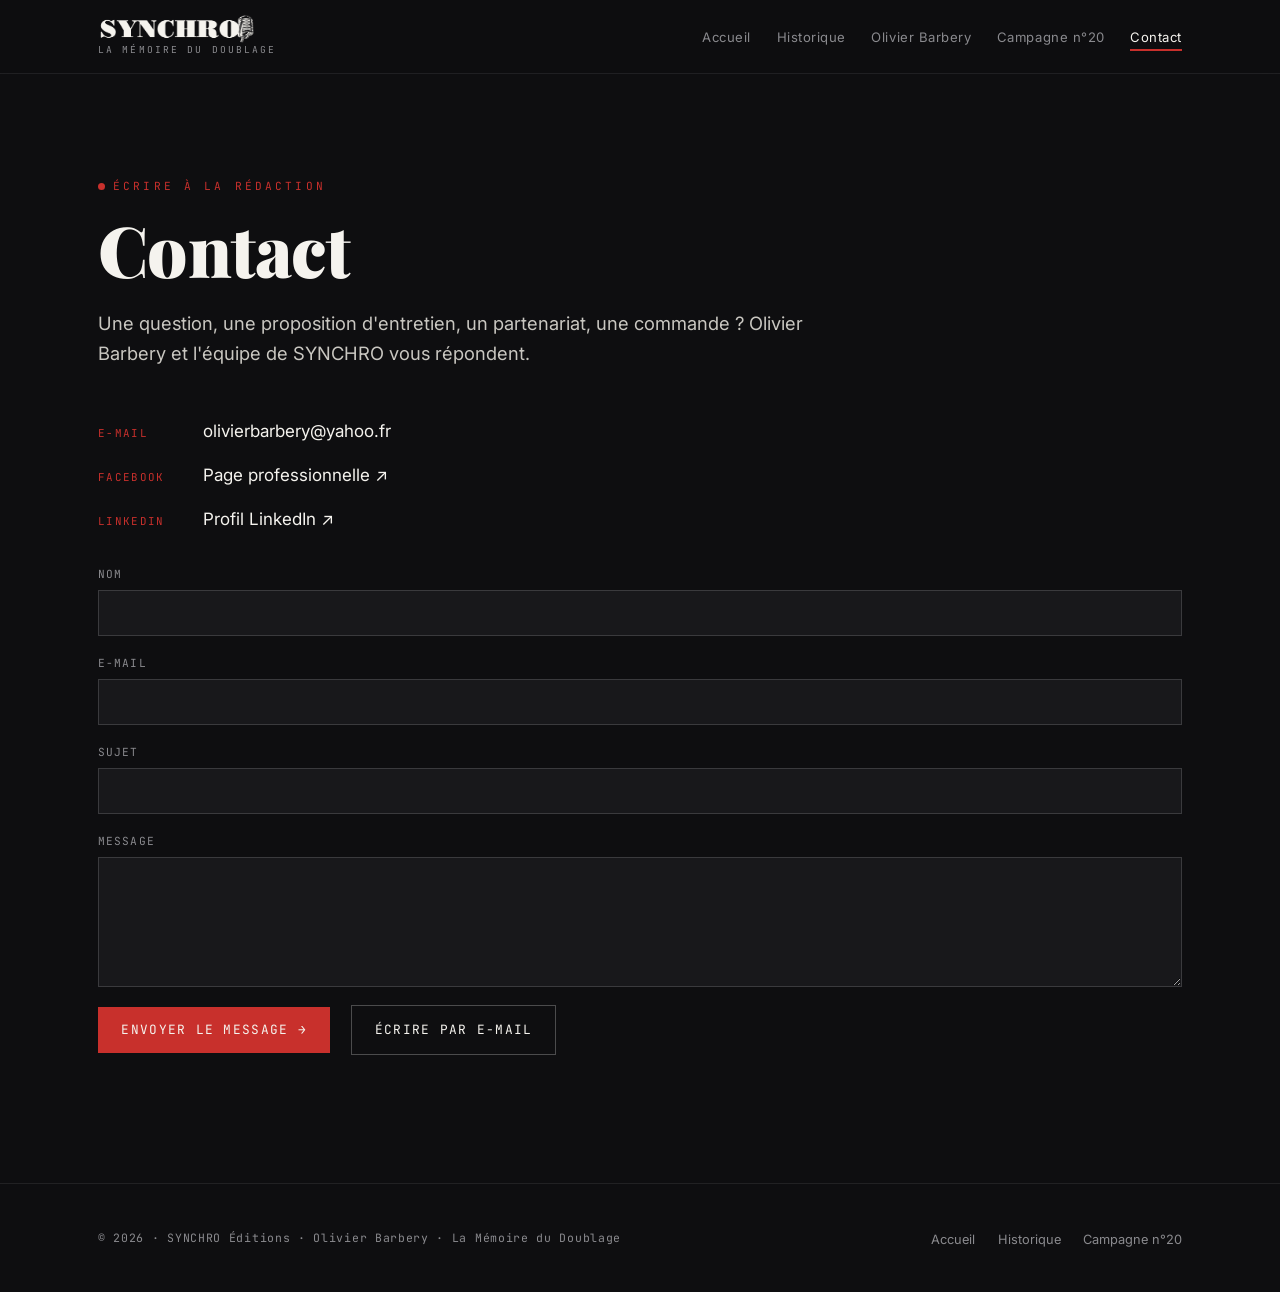
<file: contact.html>
<!DOCTYPE html>
<html lang="fr">
<head>
  <meta charset="UTF-8" />
  <meta name="viewport" content="width=device-width, initial-scale=1.0" />
  <title>Contact — SYNCHRO | Olivier Barbery</title>
  <meta name="description" content="Contacter SYNCHRO et Olivier Barbery : téléphone, réseaux professionnels et formulaire de contact." />
  <style>
/* ============================================================
   SYNCHRO — La Mémoire du Doublage
   Feuille de style partagée
   Direction artistique : studio de doublage / cabine d'enregistrement
   Palette : noir studio, papier crème, gris cabine, voyant "ON AIR"
   ============================================================ */

/* ---- Polices (Google Fonts, dépendance optionnelle) ---- */
@import url('https://fonts.googleapis.com/css2?family=Playfair+Display:ital,wght@0,500;0,700;0,900;1,500&family=Inter:wght@300;400;500;600&family=JetBrains+Mono:wght@400;500&display=swap');

/* ---- Variables de la charte graphique ---- */
:root {
  --noir:        #0E0E10;  /* noir studio, fond cabine            */
  --noir-soft:   #18181B;  /* surfaces surélevées                 */
  --papier:      #F5F3EE;  /* blanc cassé, papier du MOOK         */
  --gris:        #8A8A8E;  /* gris cabine, texte secondaire       */
  --gris-clair:  #C9C7C1;  /* séparateurs sur fond clair          */
  --onair:       #C8302C;  /* voyant rouge "ON AIR" — accent unique */

  --serif:  'Playfair Display', Georgia, serif;
  --sans:   'Inter', -apple-system, BlinkMacSystemFont, sans-serif;
  --mono:   'JetBrains Mono', 'Courier New', monospace;

  --max:    1180px;
  --gut:    clamp(1.25rem, 4vw, 3rem);
}

/* ---- Reset minimal ---- */
*, *::before, *::after { box-sizing: border-box; margin: 0; padding: 0; }

html { scroll-behavior: smooth; -webkit-text-size-adjust: 100%; }

body {
  font-family: var(--sans);
  font-weight: 400;
  color: var(--papier);
  background: var(--noir);
  line-height: 1.65;
  font-size: 17px;
  text-rendering: optimizeLegibility;
  -webkit-font-smoothing: antialiased;
}

img { max-width: 100%; display: block; }
a { color: inherit; text-decoration: none; }

/* ============================================================
   EN-TÊTE / NAVIGATION
   ============================================================ */
.site-header {
  position: sticky;
  top: 0;
  z-index: 50;
  background: rgba(14, 14, 16, 0.92);
  backdrop-filter: blur(10px);
  border-bottom: 1px solid rgba(255, 255, 255, 0.08);
}

.nav {
  max-width: var(--max);
  margin: 0 auto;
  padding: 0.9rem var(--gut);
  display: flex;
  align-items: center;
  justify-content: space-between;
  gap: 1rem;
}

/* Logo : SYNCHRO + voyant micro */
.brand {
  display: flex;
  align-items: center;
  gap: 0.6rem;
  flex-shrink: 0;
}
.brand-mark {
  font-family: var(--serif);
  font-weight: 900;
  font-size: 1.5rem;
  letter-spacing: 0.06em;
  color: var(--papier);
}
.brand-logo {
  /* nouveau logo image — hauteur calée sur l'ancien lettrage */
  height: 30px;
  width: auto;
  display: block;
}
.brand-mark .on {
  /* point rouge = voyant micro ouvert */
  color: var(--onair);
}
.brand-sub {
  font-family: var(--mono);
  font-size: 0.6rem;
  letter-spacing: 0.22em;
  text-transform: uppercase;
  color: var(--gris);
  display: block;
  margin-top: -2px;
}

.nav-links {
  display: flex;
  align-items: center;
  gap: 1.6rem;
  list-style: none;
  flex-wrap: wrap;
}
.nav-links a {
  font-size: 0.82rem;
  letter-spacing: 0.04em;
  color: var(--gris);
  transition: color 0.2s ease;
  position: relative;
  padding: 0.2rem 0;
}
.nav-links a:hover,
.nav-links a:focus-visible,
.nav-links a[aria-current="page"] {
  color: var(--papier);
}
.nav-links a[aria-current="page"]::after {
  content: "";
  position: absolute;
  left: 0; right: 0; bottom: -3px;
  height: 2px;
  background: var(--onair);
}

/* Bouton menu mobile (case à cocher CSS, aucune dépendance JS) */
.nav-toggle { display: none; }
.nav-burger {
  display: none;
  cursor: pointer;
  font-family: var(--mono);
  font-size: 0.75rem;
  letter-spacing: 0.12em;
  color: var(--papier);
  border: 1px solid rgba(255,255,255,0.2);
  padding: 0.4rem 0.7rem;
}

/* ============================================================
   STRUCTURE GÉNÉRALE
   ============================================================ */
.wrap { max-width: var(--max); margin: 0 auto; padding: 0 var(--gut); }

section { padding: clamp(3rem, 8vw, 6rem) 0; }

/* Surtitre signalétique (eyebrow) */
.eyebrow {
  font-family: var(--mono);
  font-size: 0.7rem;
  letter-spacing: 0.28em;
  text-transform: uppercase;
  color: var(--onair);
  display: inline-flex;
  align-items: center;
  gap: 0.5rem;
  margin-bottom: 1rem;
}
.eyebrow::before {
  content: "";
  width: 7px; height: 7px;
  border-radius: 50%;
  background: var(--onair);
  box-shadow: 0 0 0 0 rgba(200,48,44,0.6);
  animation: pulse 2.4s infinite;
}
@keyframes pulse {
  0%   { box-shadow: 0 0 0 0 rgba(200,48,44,0.55); }
  70%  { box-shadow: 0 0 0 8px rgba(200,48,44,0); }
  100% { box-shadow: 0 0 0 0 rgba(200,48,44,0); }
}

h1, h2, h3 { font-family: var(--serif); font-weight: 700; line-height: 1.1; }
h1 { font-size: clamp(2.4rem, 6vw, 4.4rem); font-weight: 900; letter-spacing: -0.01em; }
h2 { font-size: clamp(1.8rem, 4vw, 2.8rem); }
h3 { font-size: 1.3rem; }

.lead { font-size: 1.15rem; color: var(--gris-clair); max-width: 60ch; }
p + p { margin-top: 1rem; }

/* ============================================================
   HÉRO (page d'accueil)
   ============================================================ */
.hero {
  position: relative;
  padding: clamp(4rem, 10vw, 7rem) 0 clamp(3rem, 6vw, 5rem);
  overflow: hidden;
}
/* Forme d'onde sonore en fond (waveform) */
.hero::after {
  content: "";
  position: absolute;
  inset: 0;
  background-image: repeating-linear-gradient(
    90deg,
    rgba(255,255,255,0.035) 0 2px,
    transparent 2px 9px
  );
  -webkit-mask-image: radial-gradient(ellipse 70% 60% at 50% 50%, #000 30%, transparent 75%);
          mask-image: radial-gradient(ellipse 70% 60% at 50% 50%, #000 30%, transparent 75%);
  pointer-events: none;
}
.hero-grid {
  position: relative;
  z-index: 1;
  display: grid;
  grid-template-columns: 1.15fr 0.85fr;
  gap: clamp(2rem, 5vw, 4rem);
  align-items: center;
}
.hero h1 { margin-bottom: 1.2rem; }
.hero h1 em { font-style: italic; color: var(--gris-clair); font-weight: 500; }
.hero-cta { margin-top: 2rem; display: flex; gap: 1rem; flex-wrap: wrap; }

/* ============================================================
   BOUTONS
   ============================================================ */
.btn {
  display: inline-flex;
  align-items: center;
  gap: 0.55rem;
  font-family: var(--mono);
  font-size: 0.8rem;
  letter-spacing: 0.1em;
  text-transform: uppercase;
  padding: 0.85rem 1.4rem;
  border: 1px solid transparent;
  transition: all 0.2s ease;
  cursor: pointer;
}
.btn-primary { background: var(--onair); color: var(--papier); }
.btn-primary:hover, .btn-primary:focus-visible {
  background: #a8211d; transform: translateY(-2px);
}
.btn-ghost { border-color: rgba(255,255,255,0.25); color: var(--papier); }
.btn-ghost:hover, .btn-ghost:focus-visible { border-color: var(--papier); }

/* ============================================================
   PLACEHOLDER VISUEL "COUVERTURE / PORTRAIT"
   (cabine sombre + voyant — aucune image externe requise)
   ============================================================ */
.ph {
  position: relative;
  background:
    radial-gradient(120% 80% at 50% 0%, #26262b 0%, #131316 55%, #0c0c0e 100%);
  border: 1px solid rgba(255,255,255,0.08);
  display: flex;
  align-items: center;
  justify-content: center;
  text-align: center;
  overflow: hidden;
  color: var(--gris);
}
.ph::before { /* lignes de waveform discrètes */
  content: "";
  position: absolute; left: 0; right: 0; bottom: 0; height: 40%;
  background: repeating-linear-gradient(90deg,
    rgba(255,255,255,0.06) 0 2px, transparent 2px 7px);
  -webkit-mask-image: linear-gradient(transparent, #000);
          mask-image: linear-gradient(transparent, #000);
}
.ph-label {
  position: relative;
  z-index: 1;
  font-family: var(--mono);
  font-size: 0.7rem;
  letter-spacing: 0.18em;
  text-transform: uppercase;
  padding: 1rem;
}
.ph-cover { aspect-ratio: 3 / 4; }
.ph-cover .ph-title {
  font-family: var(--serif);
  font-weight: 900;
  font-size: 1.6rem;
  letter-spacing: 0.08em;
  color: var(--papier);
}

/* Couverture hero stylisée */
.cover-hero {
  aspect-ratio: 3 / 4;
  width: 100%;
  max-width: 360px;
  margin: 0 auto;
  box-shadow: 0 30px 70px rgba(0,0,0,0.6);
  display: flex;
  flex-direction: column;
  justify-content: space-between;
  padding: 1.5rem;
  background:
    radial-gradient(130% 70% at 50% 18%, #2c2c31 0%, #161619 60%, #0d0d0f 100%);
  border: 1px solid rgba(255,255,255,0.1);
}
.cover-hero .ch-top {
  display: flex; justify-content: space-between; align-items: flex-start;
  font-family: var(--serif); font-weight: 900; letter-spacing: 0.06em;
  font-size: 1.5rem;
}
.cover-hero .ch-num { font-family: var(--mono); font-size: 0.7rem; color: var(--onair); }
.cover-hero .ch-bottom { text-align: center; }
.cover-hero .ch-name {
  font-family: var(--serif); font-style: italic; font-size: 1.8rem; color: var(--papier);
}
.cover-hero .ch-tag { font-family: var(--mono); font-size: 0.62rem; letter-spacing: 0.2em; color: var(--gris); text-transform: uppercase; }

/* ============================================================
   SECTIONS SUR FOND CLAIR
   ============================================================ */
.invert { background: var(--papier); color: var(--noir); }
.invert h1, .invert h2, .invert h3 { color: var(--noir); }
.invert .lead { color: #44444a; }
.invert .eyebrow { color: var(--onair); }

/* ============================================================
   GRILLE DES NUMÉROS (historique)
   ============================================================ */
.issues {
  display: grid;
  grid-template-columns: repeat(auto-fill, minmax(230px, 1fr));
  gap: 1.6rem;
}
.issue {
  background: var(--noir-soft);
  border: 1px solid rgba(255,255,255,0.07);
  transition: transform 0.2s ease, border-color 0.2s ease;
  display: flex; flex-direction: column;
}
.issue:hover { transform: translateY(-4px); border-color: rgba(200,48,44,0.5); }
.issue .ph-cover { border: none; border-bottom: 1px solid rgba(255,255,255,0.07); }
.issue-body { padding: 1.1rem 1.2rem 1.3rem; flex: 1; display: flex; flex-direction: column; }
.issue-meta {
  font-family: var(--mono); font-size: 0.68rem; letter-spacing: 0.1em;
  color: var(--onair); text-transform: uppercase; margin-bottom: 0.4rem;
}
.issue-title { font-family: var(--serif); font-size: 1.25rem; font-weight: 700; margin-bottom: 0.5rem; }
.issue-pitch { font-size: 0.9rem; color: var(--gris-clair); flex: 1; }
.issue-link {
  font-family: var(--mono); font-size: 0.72rem; letter-spacing: 0.08em;
  color: var(--gris); margin-top: 1rem; display: inline-flex; align-items: center; gap: 0.4rem;
  text-transform: uppercase;
}
.issue-link:hover { color: var(--onair); }

/* ============================================================
   PORTRAIT / FICHE PERSONNE
   ============================================================ */
.profile {
  display: grid;
  grid-template-columns: 0.85fr 1.15fr;
  gap: clamp(2rem, 5vw, 4rem);
  align-items: start;
}
.profile .ph { aspect-ratio: 4 / 5; }
.profile-name { margin-bottom: 0.3rem; }
.profile-role {
  font-family: var(--mono); font-size: 0.78rem; letter-spacing: 0.12em;
  text-transform: uppercase; color: var(--onair); margin-bottom: 1.5rem;
}

/* Encart Saona */
.spotlight {
  display: grid;
  grid-template-columns: 240px 1fr;   /* colonne photo à largeur fixe, maîtrisée */
  gap: clamp(1.5rem, 4vw, 3rem);
  align-items: center;
  background: var(--noir-soft);
  border: 1px solid rgba(255,255,255,0.08);
  border-left: 3px solid var(--onair);
  padding: clamp(1.5rem, 4vw, 2.5rem);
}
.spotlight .ph {
  aspect-ratio: 3 / 4;
  width: 100%;
  max-width: 240px;       /* la photo ne dépasse jamais cette largeur */
  max-height: 340px;      /* ni cette hauteur */
  margin: 0 auto;
}

/* ============================================================
   CAMPAGNE — barre de progression
   ============================================================ */
.campaign {
  display: grid;
  grid-template-columns: 0.85fr 1.15fr;
  gap: clamp(2rem, 5vw, 4rem);
  align-items: center;
}
.stats { display: flex; gap: 2rem; flex-wrap: wrap; margin: 1.8rem 0; }
.stat .num { font-family: var(--serif); font-size: 2.2rem; font-weight: 900; color: var(--papier); }
.stat .lbl { font-family: var(--mono); font-size: 0.66rem; letter-spacing: 0.14em; text-transform: uppercase; color: var(--gris); }
.progress {
  height: 8px; background: rgba(255,255,255,0.1); border-radius: 4px; overflow: hidden; margin: 1.5rem 0 0.6rem;
}
.progress > span { display: block; height: 100%; width: 0; background: var(--onair); transition: width 0.8s ease; }
.progress-note { font-family: var(--mono); font-size: 0.72rem; color: var(--gris); letter-spacing: 0.06em; }

/* ============================================================
   CONTACT
   ============================================================ */
.contact-grid { display: grid; grid-template-columns: 0.8fr 1.2fr; gap: clamp(2rem, 5vw, 4rem); align-items: start; }
.contact-grid .ph { aspect-ratio: 4 / 5; }
.contact-info { list-style: none; display: flex; flex-direction: column; gap: 1rem; margin-bottom: 2rem; }
.contact-info li { display: flex; gap: 0.8rem; align-items: baseline; }
.contact-info .k {
  font-family: var(--mono); font-size: 0.68rem; letter-spacing: 0.12em; text-transform: uppercase;
  color: var(--onair); min-width: 92px;
}
.contact-info a:hover { color: var(--onair); }

form { display: grid; gap: 1.1rem; }
.field { display: grid; gap: 0.4rem; }
.field label { font-family: var(--mono); font-size: 0.7rem; letter-spacing: 0.1em; text-transform: uppercase; color: var(--gris); }
.field input, .field textarea {
  background: var(--noir-soft);
  border: 1px solid rgba(255,255,255,0.15);
  color: var(--papier);
  font-family: var(--sans); font-size: 0.95rem;
  padding: 0.8rem 0.9rem;
}
.field input:focus, .field textarea:focus { outline: 2px solid var(--onair); outline-offset: 1px; border-color: transparent; }
.field textarea { resize: vertical; min-height: 130px; }

/* ============================================================
   PIED DE PAGE
   ============================================================ */
.site-footer {
  border-top: 1px solid rgba(255,255,255,0.08);
  padding: 2.5rem 0;
  margin-top: 2rem;
}
.footer-grid { display: flex; justify-content: space-between; align-items: center; flex-wrap: wrap; gap: 1rem; }
.footer-grid p { font-family: var(--mono); font-size: 0.72rem; letter-spacing: 0.06em; color: var(--gris); }
.footer-links { display: flex; gap: 1.4rem; list-style: none; }
.footer-links a { font-size: 0.8rem; color: var(--gris); }
.footer-links a:hover { color: var(--papier); }

/* ============================================================
   RESPONSIVE
   ============================================================ */
@media (max-width: 860px) {
  .hero-grid, .profile, .campaign, .contact-grid, .spotlight { grid-template-columns: 1fr; }
  .profile .ph, .contact-grid .ph { max-width: 340px; }
  .spotlight { text-align: center; }
  .spotlight .ph { max-width: 200px; max-height: 280px; }
  .nav-burger { display: inline-block; }
  .nav-links {
    flex-direction: column;
    align-items: flex-start;
    width: 100%;
    gap: 0.6rem;
    max-height: 0;
    overflow: hidden;
    transition: max-height 0.3s ease, padding 0.3s ease;
    padding: 0;
  }
  .nav-toggle:checked ~ .nav-links { max-height: 360px; padding-top: 1rem; }
  .nav { flex-wrap: wrap; }
}

/* ---- Accessibilité : mouvement réduit ---- */
@media (prefers-reduced-motion: reduce) {
  * { animation: none !important; transition: none !important; scroll-behavior: auto !important; }
}

/* ---- Focus visible global ---- */
a:focus-visible, button:focus-visible, input:focus-visible, textarea:focus-visible {
  outline: 2px solid var(--onair); outline-offset: 2px;
}

/* ============================================================
   PHOTOS INTÉGRÉES (remplissent les placeholders proprement)
   ============================================================ */
.ph > img.ph-photo,
.cover-hero img.ph-photo {
  position: absolute;
  inset: 0;
  width: 100%;
  height: 100%;
  object-fit: cover;
  z-index: 0;
}
.ph { position: relative; }
.cover-hero { position: relative; }
/* sur la couverture héro, garder le texte au-dessus de la photo */
.cover-hero .ch-top, .cover-hero .ch-bottom { position: relative; z-index: 1; }
/* léger voile pour lisibilité du texte par-dessus une photo */
.cover-hero.has-photo::after {
  content:""; position:absolute; inset:0; z-index:0;
  background: linear-gradient(to bottom, rgba(0,0,0,.15), rgba(0,0,0,.65));
}

/* ============================================================
   COUVERTURE RÉELLE (image fournie) — cadre + ombre éditoriale
   ============================================================ */
.cover-real {
  width: 100%;
  max-width: 360px;
  margin: 0 auto;
  box-shadow: 0 30px 70px rgba(0,0,0,0.6);
  border: 1px solid rgba(255,255,255,0.1);
  background: var(--noir);
}
.cover-real img {
  width: 100%;
  height: auto;
  display: block;
}

/* ============================================================
   HISTORIQUE — bandeau RUPTURE + sommaire des numéros
   ============================================================ */
.issue { position: relative; overflow: hidden; }
.issue .ph-cover { position: relative; overflow: hidden; }

/* Bandeau rouge en biais dans l'angle haut-droit */
.ribbon {
  position: absolute;
  top: 14px; right: -42px;
  z-index: 3;
  transform: rotate(45deg);
  background: var(--onair);
  color: #fff;
  font-family: var(--mono);
  font-size: 0.62rem;
  font-weight: 700;
  letter-spacing: 0.16em;
  text-transform: uppercase;
  padding: 5px 52px;
  text-align: center;
  box-shadow: 0 4px 12px rgba(0,0,0,0.45);
  pointer-events: none;
}

/* Carte n°20 en campagne : liseré rouge */
.issue.is-campagne { border-color: rgba(200,48,44,0.6); }

/* Sommaire du numéro */
.issue-summary {
  margin-top: 0.7rem;
  padding-top: 0.7rem;
  border-top: 1px solid rgba(255,255,255,0.08);
  list-style: none;
}
.issue-summary li {
  font-size: 0.78rem;
  color: var(--gris-clair);
  line-height: 1.35;
  margin-bottom: 0.3rem;
  padding-left: 0.8rem;
  position: relative;
}
.issue-summary li::before {
  content: "—";
  position: absolute; left: 0;
  color: var(--onair);
}
.issue-summary-label {
  font-family: var(--mono);
  font-size: 0.6rem;
  letter-spacing: 0.12em;
  text-transform: uppercase;
  color: var(--gris);
  display: block;
  margin-bottom: 0.45rem;
}

/* ============================================================
   HISTORIQUE — prix, bouton commander, modale
   ============================================================ */
.issue-buy {
  margin-top: 1rem;
  display: flex;
  align-items: center;
  justify-content: space-between;
  gap: 0.8rem;
  flex-wrap: wrap;
}
.issue-price {
  font-family: var(--serif);
  font-size: 1.35rem;
  font-weight: 700;
  color: var(--papier);
}
.issue-price small {
  font-family: var(--mono);
  font-size: 0.6rem;
  letter-spacing: 0.12em;
  text-transform: uppercase;
  color: var(--gris);
  display: block;
  margin-top: 0.1rem;
  font-weight: 400;
}
.btn-order {
  font-family: var(--mono);
  font-size: 0.72rem;
  letter-spacing: 0.08em;
  text-transform: uppercase;
  color: #fff;
  background: var(--onair);
  border: none;
  padding: 0.6rem 1.1rem;
  cursor: pointer;
  transition: background 0.2s ease, transform 0.15s ease;
}
.btn-order:hover { background: #a8231f; transform: translateY(-2px); }
.issue-status-note {
  font-family: var(--mono);
  font-size: 0.66rem;
  letter-spacing: 0.1em;
  text-transform: uppercase;
  color: var(--gris);
  margin-top: 1rem;
}

/* Modale commande */
.modal-overlay {
  position: fixed;
  inset: 0;
  z-index: 1000;
  background: rgba(5,5,7,0.82);
  backdrop-filter: blur(3px);
  display: none;
  align-items: center;
  justify-content: center;
  padding: 1.5rem;
}
.modal-overlay.is-open { display: flex; }
.modal-box {
  background: var(--noir-soft);
  border: 1px solid rgba(255,255,255,0.12);
  max-width: 520px;
  width: 100%;
  padding: 2.4rem 2.2rem 2rem;
  position: relative;
  box-shadow: 0 40px 90px rgba(0,0,0,0.7);
}
.modal-box .eyebrow { color: var(--onair); }
.modal-title {
  font-family: var(--serif);
  font-size: 1.5rem;
  font-weight: 700;
  margin: 0.5rem 0 1rem;
}
.modal-text {
  font-size: 0.95rem;
  color: var(--gris-clair);
  line-height: 1.6;
  margin-bottom: 1.8rem;
}
.modal-actions { display: flex; gap: 0.8rem; flex-wrap: wrap; }
.modal-cta {
  font-family: var(--mono);
  font-size: 0.74rem;
  letter-spacing: 0.08em;
  text-transform: uppercase;
  color: #fff;
  background: var(--onair);
  border: none;
  padding: 0.8rem 1.4rem;
  cursor: pointer;
  text-decoration: none;
  display: inline-flex;
  align-items: center;
  transition: background 0.2s ease;
}
.modal-cta:hover { background: #a8231f; }
.modal-close {
  position: absolute;
  top: 0.9rem; right: 1.1rem;
  background: none;
  border: none;
  color: var(--gris);
  font-size: 1.6rem;
  line-height: 1;
  cursor: pointer;
  font-family: var(--sans);
}
.modal-close:hover { color: var(--papier); }
.modal-dismiss {
  font-family: var(--mono);
  font-size: 0.74rem;
  letter-spacing: 0.08em;
  text-transform: uppercase;
  color: var(--gris);
  background: none;
  border: 1px solid rgba(255,255,255,0.18);
  padding: 0.8rem 1.4rem;
  cursor: pointer;
}
.modal-dismiss:hover { color: var(--papier); border-color: rgba(255,255,255,0.35); }

/* ============================================================
   VISUELS INVITÉS (cartes carrées doublages emblématiques)
   ============================================================ */
.guest-feature {
  margin: 0;
  max-width: 420px;
  border: 1px solid rgba(255,255,255,0.1);
  box-shadow: 0 30px 70px rgba(0,0,0,0.6);
  background: var(--noir);
  line-height: 0;
}
.guest-feature img {
  width: 100%;
  height: auto;
  display: block;
}

/* Galerie des invités du numéro (page campagne) */
.guests-section { margin-top: 1rem; }
.guests-grid {
  display: grid;
  grid-template-columns: repeat(auto-fit, minmax(240px, 1fr));
  gap: 1.6rem;
  margin-top: 1.8rem;
}
.guest-card {
  background: var(--noir-soft);
  border: 1px solid rgba(255,255,255,0.08);
  overflow: hidden;
  transition: transform 0.2s ease, border-color 0.2s ease;
}
.guest-card:hover { transform: translateY(-4px); border-color: rgba(200,48,44,0.5); }
.guest-card img { width: 100%; height: auto; display: block; }
.guest-card figcaption {
  padding: 1rem 1.1rem 1.2rem;
}
.guest-card .gc-name {
  font-family: var(--serif);
  font-size: 1.15rem;
  font-weight: 700;
  margin-bottom: 0.25rem;
}
.guest-card .gc-role {
  font-size: 0.85rem;
  color: var(--gris-clair);
  line-height: 1.4;
}
.guest-card .gc-tag {
  font-family: var(--mono);
  font-size: 0.62rem;
  letter-spacing: 0.12em;
  text-transform: uppercase;
  color: var(--onair);
  display: block;
  margin-bottom: 0.5rem;
}

</style>
</head>
<body>

  <header class="site-header">
    <nav class="nav" aria-label="Navigation principale">
      <a class="brand" href="index.html" aria-label="Accueil SYNCHRO">
        <span>
          <img class="brand-logo" src="[data-uri]" alt="SYNCHRO" />
          <span class="brand-sub">La Mémoire du Doublage</span>
        </span>
      </a>
      <input type="checkbox" id="nav-toggle" class="nav-toggle" />
      <label for="nav-toggle" class="nav-burger" aria-hidden="true">MENU</label>
      <ul class="nav-links">
        <li><a href="index.html">Accueil</a></li>
        <li><a href="historique.html">Historique</a></li>
        <li><a href="olivier-barbery.html">Olivier Barbery</a></li>
        <li><a href="campagne.html">Campagne&nbsp;n°20</a></li>
        <li><a href="contact.html" aria-current="page">Contact</a></li>
      </ul>
    </nav>
  </header>

  <main>
    <section>
      <div class="wrap">
        <span class="eyebrow">Écrire à la rédaction</span>
        <h1 style="margin-bottom:1.2rem">Contact</h1>
        <p class="lead" style="margin-bottom:3rem">Une question, une proposition d'entretien, un partenariat, une commande&nbsp;? Olivier Barbery et l'équipe de SYNCHRO vous répondent.</p>

        <div class="contact-grid" style="grid-template-columns:1fr;max-width:640px">
          <ul class="contact-info">
              <li><span class="k">E-mail</span><a href="mailto:olivierbarbery@yahoo.fr">olivierbarbery@yahoo.fr</a></li>
              <li><span class="k">Facebook</span><a href="https://www.facebook.com/profile.php?id=100074406142339" target="_blank" rel="noopener">Page professionnelle ↗</a></li>
              <li><span class="k">LinkedIn</span><a href="https://www.linkedin.com/" target="_blank" rel="noopener">Profil LinkedIn ↗</a></li>
            </ul>
          </div>

          <!-- ============ FORMULAIRE DE CONTACT ============ -->
          <!--
            Le formulaire envoie un e-mail vers olivierbarbery@yahoo.fr.
            Sur un site statique (GitHub Pages), on passe par un service de
            relais de formulaire. Ici : Formspree (gratuit pour un usage simple).
            POUR L'ACTIVER : créez un compte sur https://formspree.io avec
            l'adresse olivierbarbery@yahoo.fr, puis remplacez VOTRE_ID_FORMSPREE
            ci-dessous par l'identifiant fourni (ex. action="https://formspree.io/f/xxxxxx").
            Tant que ce n'est pas fait, le bouton de secours « Écrire par e-mail »
            ouvre directement le logiciel de messagerie du visiteur.
          -->
          <form action="https://formspree.io/f/VOTRE_ID_FORMSPREE" method="POST" aria-label="Formulaire de contact">
            <input type="hidden" name="_subject" value="Nouveau message depuis le site SYNCHRO" />
            <div class="field">
              <label for="nom">Nom</label>
              <input type="text" id="nom" name="nom" autocomplete="name" required />
            </div>
            <div class="field">
              <label for="email">E-mail</label>
              <input type="email" id="email" name="email" autocomplete="email" required />
            </div>
            <div class="field">
              <label for="sujet">Sujet</label>
              <input type="text" id="sujet" name="sujet" />
            </div>
            <div class="field">
              <label for="message">Message</label>
              <textarea id="message" name="message" required></textarea>
            </div>
            <div>
              <button type="submit" class="btn btn-primary">Envoyer le message →</button>
              <a class="btn btn-ghost" href="mailto:olivierbarbery@yahoo.fr" style="margin-left:1rem">Écrire par e-mail</a>
            </div>
          </form>
        </div>
      </div>
    </section>
  </main>

  <footer class="site-footer">
    <div class="wrap footer-grid">
      <p>© 2026 · SYNCHRO Éditions · Olivier Barbery · La Mémoire du Doublage</p>
      <ul class="footer-links">
        <li><a href="index.html">Accueil</a></li>
        <li><a href="historique.html">Historique</a></li>
        <li><a href="campagne.html">Campagne n°20</a></li>
      </ul>
    </div>
  </footer>

</body>
</html>
</file>
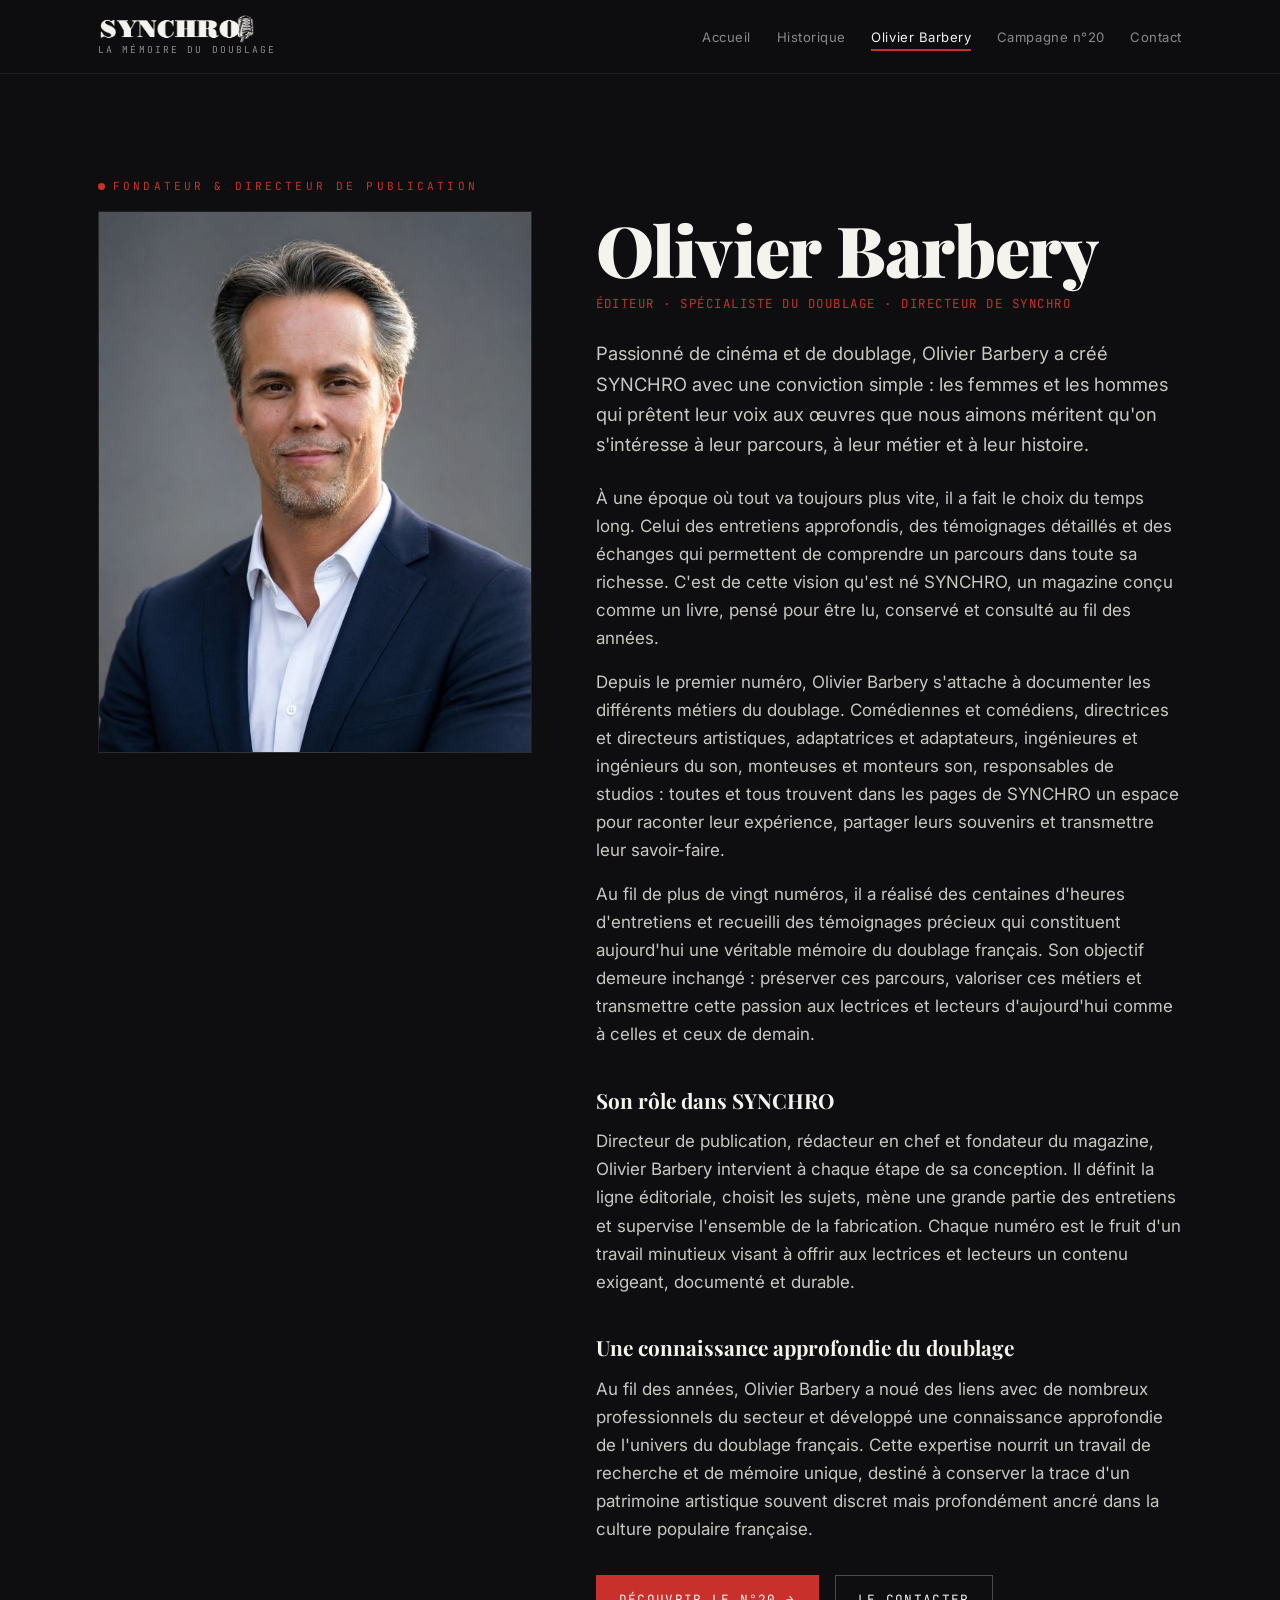
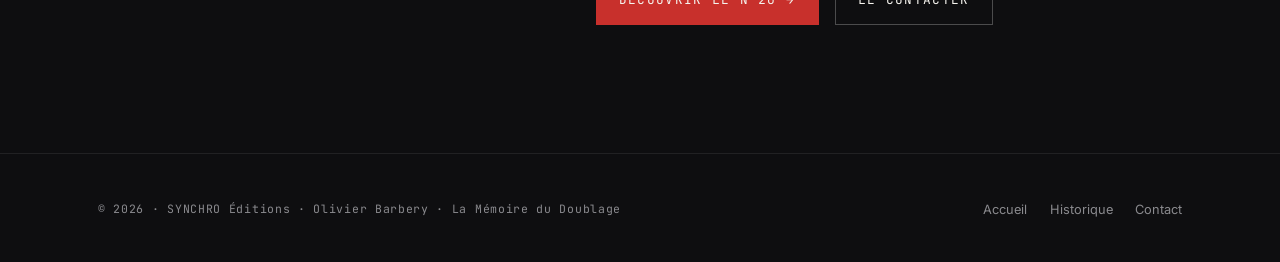
<file: olivier-barbery.html>
<!DOCTYPE html>
<html lang="fr">
<head>
  <meta charset="UTF-8" />
  <meta name="viewport" content="width=device-width, initial-scale=1.0" />
  <title>Olivier Barbery — Éditeur & expert du doublage | SYNCHRO</title>
  <meta name="description" content="Olivier Barbery, fondateur des éditions du même nom et directeur du MOOK SYNCHRO. Éditeur et spécialiste reconnu du doublage en France." />
  <style>
/* ============================================================
   SYNCHRO — La Mémoire du Doublage
   Feuille de style partagée
   Direction artistique : studio de doublage / cabine d'enregistrement
   Palette : noir studio, papier crème, gris cabine, voyant "ON AIR"
   ============================================================ */

/* ---- Polices (Google Fonts, dépendance optionnelle) ---- */
@import url('https://fonts.googleapis.com/css2?family=Playfair+Display:ital,wght@0,500;0,700;0,900;1,500&family=Inter:wght@300;400;500;600&family=JetBrains+Mono:wght@400;500&display=swap');

/* ---- Variables de la charte graphique ---- */
:root {
  --noir:        #0E0E10;  /* noir studio, fond cabine            */
  --noir-soft:   #18181B;  /* surfaces surélevées                 */
  --papier:      #F5F3EE;  /* blanc cassé, papier du MOOK         */
  --gris:        #8A8A8E;  /* gris cabine, texte secondaire       */
  --gris-clair:  #C9C7C1;  /* séparateurs sur fond clair          */
  --onair:       #C8302C;  /* voyant rouge "ON AIR" — accent unique */

  --serif:  'Playfair Display', Georgia, serif;
  --sans:   'Inter', -apple-system, BlinkMacSystemFont, sans-serif;
  --mono:   'JetBrains Mono', 'Courier New', monospace;

  --max:    1180px;
  --gut:    clamp(1.25rem, 4vw, 3rem);
}

/* ---- Reset minimal ---- */
*, *::before, *::after { box-sizing: border-box; margin: 0; padding: 0; }

html { scroll-behavior: smooth; -webkit-text-size-adjust: 100%; }

body {
  font-family: var(--sans);
  font-weight: 400;
  color: var(--papier);
  background: var(--noir);
  line-height: 1.65;
  font-size: 17px;
  text-rendering: optimizeLegibility;
  -webkit-font-smoothing: antialiased;
}

img { max-width: 100%; display: block; }
a { color: inherit; text-decoration: none; }

/* ============================================================
   EN-TÊTE / NAVIGATION
   ============================================================ */
.site-header {
  position: sticky;
  top: 0;
  z-index: 50;
  background: rgba(14, 14, 16, 0.92);
  backdrop-filter: blur(10px);
  border-bottom: 1px solid rgba(255, 255, 255, 0.08);
}

.nav {
  max-width: var(--max);
  margin: 0 auto;
  padding: 0.9rem var(--gut);
  display: flex;
  align-items: center;
  justify-content: space-between;
  gap: 1rem;
}

/* Logo : SYNCHRO + voyant micro */
.brand {
  display: flex;
  align-items: center;
  gap: 0.6rem;
  flex-shrink: 0;
}
.brand-mark {
  font-family: var(--serif);
  font-weight: 900;
  font-size: 1.5rem;
  letter-spacing: 0.06em;
  color: var(--papier);
}
.brand-logo {
  /* nouveau logo image — hauteur calée sur l'ancien lettrage */
  height: 30px;
  width: auto;
  display: block;
}
.brand-mark .on {
  /* point rouge = voyant micro ouvert */
  color: var(--onair);
}
.brand-sub {
  font-family: var(--mono);
  font-size: 0.6rem;
  letter-spacing: 0.22em;
  text-transform: uppercase;
  color: var(--gris);
  display: block;
  margin-top: -2px;
}

.nav-links {
  display: flex;
  align-items: center;
  gap: 1.6rem;
  list-style: none;
  flex-wrap: wrap;
}
.nav-links a {
  font-size: 0.82rem;
  letter-spacing: 0.04em;
  color: var(--gris);
  transition: color 0.2s ease;
  position: relative;
  padding: 0.2rem 0;
}
.nav-links a:hover,
.nav-links a:focus-visible,
.nav-links a[aria-current="page"] {
  color: var(--papier);
}
.nav-links a[aria-current="page"]::after {
  content: "";
  position: absolute;
  left: 0; right: 0; bottom: -3px;
  height: 2px;
  background: var(--onair);
}

/* Bouton menu mobile (case à cocher CSS, aucune dépendance JS) */
.nav-toggle { display: none; }
.nav-burger {
  display: none;
  cursor: pointer;
  font-family: var(--mono);
  font-size: 0.75rem;
  letter-spacing: 0.12em;
  color: var(--papier);
  border: 1px solid rgba(255,255,255,0.2);
  padding: 0.4rem 0.7rem;
}

/* ============================================================
   STRUCTURE GÉNÉRALE
   ============================================================ */
.wrap { max-width: var(--max); margin: 0 auto; padding: 0 var(--gut); }

section { padding: clamp(3rem, 8vw, 6rem) 0; }

/* Surtitre signalétique (eyebrow) */
.eyebrow {
  font-family: var(--mono);
  font-size: 0.7rem;
  letter-spacing: 0.28em;
  text-transform: uppercase;
  color: var(--onair);
  display: inline-flex;
  align-items: center;
  gap: 0.5rem;
  margin-bottom: 1rem;
}
.eyebrow::before {
  content: "";
  width: 7px; height: 7px;
  border-radius: 50%;
  background: var(--onair);
  box-shadow: 0 0 0 0 rgba(200,48,44,0.6);
  animation: pulse 2.4s infinite;
}
@keyframes pulse {
  0%   { box-shadow: 0 0 0 0 rgba(200,48,44,0.55); }
  70%  { box-shadow: 0 0 0 8px rgba(200,48,44,0); }
  100% { box-shadow: 0 0 0 0 rgba(200,48,44,0); }
}

h1, h2, h3 { font-family: var(--serif); font-weight: 700; line-height: 1.1; }
h1 { font-size: clamp(2.4rem, 6vw, 4.4rem); font-weight: 900; letter-spacing: -0.01em; }
h2 { font-size: clamp(1.8rem, 4vw, 2.8rem); }
h3 { font-size: 1.3rem; }

.lead { font-size: 1.15rem; color: var(--gris-clair); max-width: 60ch; }
p + p { margin-top: 1rem; }

/* ============================================================
   HÉRO (page d'accueil)
   ============================================================ */
.hero {
  position: relative;
  padding: clamp(4rem, 10vw, 7rem) 0 clamp(3rem, 6vw, 5rem);
  overflow: hidden;
}
/* Forme d'onde sonore en fond (waveform) */
.hero::after {
  content: "";
  position: absolute;
  inset: 0;
  background-image: repeating-linear-gradient(
    90deg,
    rgba(255,255,255,0.035) 0 2px,
    transparent 2px 9px
  );
  -webkit-mask-image: radial-gradient(ellipse 70% 60% at 50% 50%, #000 30%, transparent 75%);
          mask-image: radial-gradient(ellipse 70% 60% at 50% 50%, #000 30%, transparent 75%);
  pointer-events: none;
}
.hero-grid {
  position: relative;
  z-index: 1;
  display: grid;
  grid-template-columns: 1.15fr 0.85fr;
  gap: clamp(2rem, 5vw, 4rem);
  align-items: center;
}
.hero h1 { margin-bottom: 1.2rem; }
.hero h1 em { font-style: italic; color: var(--gris-clair); font-weight: 500; }
.hero-cta { margin-top: 2rem; display: flex; gap: 1rem; flex-wrap: wrap; }

/* ============================================================
   BOUTONS
   ============================================================ */
.btn {
  display: inline-flex;
  align-items: center;
  gap: 0.55rem;
  font-family: var(--mono);
  font-size: 0.8rem;
  letter-spacing: 0.1em;
  text-transform: uppercase;
  padding: 0.85rem 1.4rem;
  border: 1px solid transparent;
  transition: all 0.2s ease;
  cursor: pointer;
}
.btn-primary { background: var(--onair); color: var(--papier); }
.btn-primary:hover, .btn-primary:focus-visible {
  background: #a8211d; transform: translateY(-2px);
}
.btn-ghost { border-color: rgba(255,255,255,0.25); color: var(--papier); }
.btn-ghost:hover, .btn-ghost:focus-visible { border-color: var(--papier); }

/* ============================================================
   PLACEHOLDER VISUEL "COUVERTURE / PORTRAIT"
   (cabine sombre + voyant — aucune image externe requise)
   ============================================================ */
.ph {
  position: relative;
  background:
    radial-gradient(120% 80% at 50% 0%, #26262b 0%, #131316 55%, #0c0c0e 100%);
  border: 1px solid rgba(255,255,255,0.08);
  display: flex;
  align-items: center;
  justify-content: center;
  text-align: center;
  overflow: hidden;
  color: var(--gris);
}
.ph::before { /* lignes de waveform discrètes */
  content: "";
  position: absolute; left: 0; right: 0; bottom: 0; height: 40%;
  background: repeating-linear-gradient(90deg,
    rgba(255,255,255,0.06) 0 2px, transparent 2px 7px);
  -webkit-mask-image: linear-gradient(transparent, #000);
          mask-image: linear-gradient(transparent, #000);
}
.ph-label {
  position: relative;
  z-index: 1;
  font-family: var(--mono);
  font-size: 0.7rem;
  letter-spacing: 0.18em;
  text-transform: uppercase;
  padding: 1rem;
}
.ph-cover { aspect-ratio: 3 / 4; }
.ph-cover .ph-title {
  font-family: var(--serif);
  font-weight: 900;
  font-size: 1.6rem;
  letter-spacing: 0.08em;
  color: var(--papier);
}

/* Couverture hero stylisée */
.cover-hero {
  aspect-ratio: 3 / 4;
  width: 100%;
  max-width: 360px;
  margin: 0 auto;
  box-shadow: 0 30px 70px rgba(0,0,0,0.6);
  display: flex;
  flex-direction: column;
  justify-content: space-between;
  padding: 1.5rem;
  background:
    radial-gradient(130% 70% at 50% 18%, #2c2c31 0%, #161619 60%, #0d0d0f 100%);
  border: 1px solid rgba(255,255,255,0.1);
}
.cover-hero .ch-top {
  display: flex; justify-content: space-between; align-items: flex-start;
  font-family: var(--serif); font-weight: 900; letter-spacing: 0.06em;
  font-size: 1.5rem;
}
.cover-hero .ch-num { font-family: var(--mono); font-size: 0.7rem; color: var(--onair); }
.cover-hero .ch-bottom { text-align: center; }
.cover-hero .ch-name {
  font-family: var(--serif); font-style: italic; font-size: 1.8rem; color: var(--papier);
}
.cover-hero .ch-tag { font-family: var(--mono); font-size: 0.62rem; letter-spacing: 0.2em; color: var(--gris); text-transform: uppercase; }

/* ============================================================
   SECTIONS SUR FOND CLAIR
   ============================================================ */
.invert { background: var(--papier); color: var(--noir); }
.invert h1, .invert h2, .invert h3 { color: var(--noir); }
.invert .lead { color: #44444a; }
.invert .eyebrow { color: var(--onair); }

/* ============================================================
   GRILLE DES NUMÉROS (historique)
   ============================================================ */
.issues {
  display: grid;
  grid-template-columns: repeat(auto-fill, minmax(230px, 1fr));
  gap: 1.6rem;
}
.issue {
  background: var(--noir-soft);
  border: 1px solid rgba(255,255,255,0.07);
  transition: transform 0.2s ease, border-color 0.2s ease;
  display: flex; flex-direction: column;
}
.issue:hover { transform: translateY(-4px); border-color: rgba(200,48,44,0.5); }
.issue .ph-cover { border: none; border-bottom: 1px solid rgba(255,255,255,0.07); }
.issue-body { padding: 1.1rem 1.2rem 1.3rem; flex: 1; display: flex; flex-direction: column; }
.issue-meta {
  font-family: var(--mono); font-size: 0.68rem; letter-spacing: 0.1em;
  color: var(--onair); text-transform: uppercase; margin-bottom: 0.4rem;
}
.issue-title { font-family: var(--serif); font-size: 1.25rem; font-weight: 700; margin-bottom: 0.5rem; }
.issue-pitch { font-size: 0.9rem; color: var(--gris-clair); flex: 1; }
.issue-link {
  font-family: var(--mono); font-size: 0.72rem; letter-spacing: 0.08em;
  color: var(--gris); margin-top: 1rem; display: inline-flex; align-items: center; gap: 0.4rem;
  text-transform: uppercase;
}
.issue-link:hover { color: var(--onair); }

/* ============================================================
   PORTRAIT / FICHE PERSONNE
   ============================================================ */
.profile {
  display: grid;
  grid-template-columns: 0.85fr 1.15fr;
  gap: clamp(2rem, 5vw, 4rem);
  align-items: start;
}
.profile .ph { aspect-ratio: 4 / 5; }
.profile-name { margin-bottom: 0.3rem; }
.profile-role {
  font-family: var(--mono); font-size: 0.78rem; letter-spacing: 0.12em;
  text-transform: uppercase; color: var(--onair); margin-bottom: 1.5rem;
}

/* Encart Saona */
.spotlight {
  display: grid;
  grid-template-columns: 240px 1fr;   /* colonne photo à largeur fixe, maîtrisée */
  gap: clamp(1.5rem, 4vw, 3rem);
  align-items: center;
  background: var(--noir-soft);
  border: 1px solid rgba(255,255,255,0.08);
  border-left: 3px solid var(--onair);
  padding: clamp(1.5rem, 4vw, 2.5rem);
}
.spotlight .ph {
  aspect-ratio: 3 / 4;
  width: 100%;
  max-width: 240px;       /* la photo ne dépasse jamais cette largeur */
  max-height: 340px;      /* ni cette hauteur */
  margin: 0 auto;
}

/* ============================================================
   CAMPAGNE — barre de progression
   ============================================================ */
.campaign {
  display: grid;
  grid-template-columns: 0.85fr 1.15fr;
  gap: clamp(2rem, 5vw, 4rem);
  align-items: center;
}
.stats { display: flex; gap: 2rem; flex-wrap: wrap; margin: 1.8rem 0; }
.stat .num { font-family: var(--serif); font-size: 2.2rem; font-weight: 900; color: var(--papier); }
.stat .lbl { font-family: var(--mono); font-size: 0.66rem; letter-spacing: 0.14em; text-transform: uppercase; color: var(--gris); }
.progress {
  height: 8px; background: rgba(255,255,255,0.1); border-radius: 4px; overflow: hidden; margin: 1.5rem 0 0.6rem;
}
.progress > span { display: block; height: 100%; width: 0; background: var(--onair); transition: width 0.8s ease; }
.progress-note { font-family: var(--mono); font-size: 0.72rem; color: var(--gris); letter-spacing: 0.06em; }

/* ============================================================
   CONTACT
   ============================================================ */
.contact-grid { display: grid; grid-template-columns: 0.8fr 1.2fr; gap: clamp(2rem, 5vw, 4rem); align-items: start; }
.contact-grid .ph { aspect-ratio: 4 / 5; }
.contact-info { list-style: none; display: flex; flex-direction: column; gap: 1rem; margin-bottom: 2rem; }
.contact-info li { display: flex; gap: 0.8rem; align-items: baseline; }
.contact-info .k {
  font-family: var(--mono); font-size: 0.68rem; letter-spacing: 0.12em; text-transform: uppercase;
  color: var(--onair); min-width: 92px;
}
.contact-info a:hover { color: var(--onair); }

form { display: grid; gap: 1.1rem; }
.field { display: grid; gap: 0.4rem; }
.field label { font-family: var(--mono); font-size: 0.7rem; letter-spacing: 0.1em; text-transform: uppercase; color: var(--gris); }
.field input, .field textarea {
  background: var(--noir-soft);
  border: 1px solid rgba(255,255,255,0.15);
  color: var(--papier);
  font-family: var(--sans); font-size: 0.95rem;
  padding: 0.8rem 0.9rem;
}
.field input:focus, .field textarea:focus { outline: 2px solid var(--onair); outline-offset: 1px; border-color: transparent; }
.field textarea { resize: vertical; min-height: 130px; }

/* ============================================================
   PIED DE PAGE
   ============================================================ */
.site-footer {
  border-top: 1px solid rgba(255,255,255,0.08);
  padding: 2.5rem 0;
  margin-top: 2rem;
}
.footer-grid { display: flex; justify-content: space-between; align-items: center; flex-wrap: wrap; gap: 1rem; }
.footer-grid p { font-family: var(--mono); font-size: 0.72rem; letter-spacing: 0.06em; color: var(--gris); }
.footer-links { display: flex; gap: 1.4rem; list-style: none; }
.footer-links a { font-size: 0.8rem; color: var(--gris); }
.footer-links a:hover { color: var(--papier); }

/* ============================================================
   RESPONSIVE
   ============================================================ */
@media (max-width: 860px) {
  .hero-grid, .profile, .campaign, .contact-grid, .spotlight { grid-template-columns: 1fr; }
  .profile .ph, .contact-grid .ph { max-width: 340px; }
  .spotlight { text-align: center; }
  .spotlight .ph { max-width: 200px; max-height: 280px; }
  .nav-burger { display: inline-block; }
  .nav-links {
    flex-direction: column;
    align-items: flex-start;
    width: 100%;
    gap: 0.6rem;
    max-height: 0;
    overflow: hidden;
    transition: max-height 0.3s ease, padding 0.3s ease;
    padding: 0;
  }
  .nav-toggle:checked ~ .nav-links { max-height: 360px; padding-top: 1rem; }
  .nav { flex-wrap: wrap; }
}

/* ---- Accessibilité : mouvement réduit ---- */
@media (prefers-reduced-motion: reduce) {
  * { animation: none !important; transition: none !important; scroll-behavior: auto !important; }
}

/* ---- Focus visible global ---- */
a:focus-visible, button:focus-visible, input:focus-visible, textarea:focus-visible {
  outline: 2px solid var(--onair); outline-offset: 2px;
}

/* ============================================================
   PHOTOS INTÉGRÉES (remplissent les placeholders proprement)
   ============================================================ */
.ph > img.ph-photo,
.cover-hero img.ph-photo {
  position: absolute;
  inset: 0;
  width: 100%;
  height: 100%;
  object-fit: cover;
  z-index: 0;
}
.ph { position: relative; }
.cover-hero { position: relative; }
/* sur la couverture héro, garder le texte au-dessus de la photo */
.cover-hero .ch-top, .cover-hero .ch-bottom { position: relative; z-index: 1; }
/* léger voile pour lisibilité du texte par-dessus une photo */
.cover-hero.has-photo::after {
  content:""; position:absolute; inset:0; z-index:0;
  background: linear-gradient(to bottom, rgba(0,0,0,.15), rgba(0,0,0,.65));
}

/* ============================================================
   COUVERTURE RÉELLE (image fournie) — cadre + ombre éditoriale
   ============================================================ */
.cover-real {
  width: 100%;
  max-width: 360px;
  margin: 0 auto;
  box-shadow: 0 30px 70px rgba(0,0,0,0.6);
  border: 1px solid rgba(255,255,255,0.1);
  background: var(--noir);
}
.cover-real img {
  width: 100%;
  height: auto;
  display: block;
}

/* ============================================================
   HISTORIQUE — bandeau RUPTURE + sommaire des numéros
   ============================================================ */
.issue { position: relative; overflow: hidden; }
.issue .ph-cover { position: relative; overflow: hidden; }

/* Bandeau rouge en biais dans l'angle haut-droit */
.ribbon {
  position: absolute;
  top: 14px; right: -42px;
  z-index: 3;
  transform: rotate(45deg);
  background: var(--onair);
  color: #fff;
  font-family: var(--mono);
  font-size: 0.62rem;
  font-weight: 700;
  letter-spacing: 0.16em;
  text-transform: uppercase;
  padding: 5px 52px;
  text-align: center;
  box-shadow: 0 4px 12px rgba(0,0,0,0.45);
  pointer-events: none;
}

/* Carte n°20 en campagne : liseré rouge */
.issue.is-campagne { border-color: rgba(200,48,44,0.6); }

/* Sommaire du numéro */
.issue-summary {
  margin-top: 0.7rem;
  padding-top: 0.7rem;
  border-top: 1px solid rgba(255,255,255,0.08);
  list-style: none;
}
.issue-summary li {
  font-size: 0.78rem;
  color: var(--gris-clair);
  line-height: 1.35;
  margin-bottom: 0.3rem;
  padding-left: 0.8rem;
  position: relative;
}
.issue-summary li::before {
  content: "—";
  position: absolute; left: 0;
  color: var(--onair);
}
.issue-summary-label {
  font-family: var(--mono);
  font-size: 0.6rem;
  letter-spacing: 0.12em;
  text-transform: uppercase;
  color: var(--gris);
  display: block;
  margin-bottom: 0.45rem;
}

/* ============================================================
   HISTORIQUE — prix, bouton commander, modale
   ============================================================ */
.issue-buy {
  margin-top: 1rem;
  display: flex;
  align-items: center;
  justify-content: space-between;
  gap: 0.8rem;
  flex-wrap: wrap;
}
.issue-price {
  font-family: var(--serif);
  font-size: 1.35rem;
  font-weight: 700;
  color: var(--papier);
}
.issue-price small {
  font-family: var(--mono);
  font-size: 0.6rem;
  letter-spacing: 0.12em;
  text-transform: uppercase;
  color: var(--gris);
  display: block;
  margin-top: 0.1rem;
  font-weight: 400;
}
.btn-order {
  font-family: var(--mono);
  font-size: 0.72rem;
  letter-spacing: 0.08em;
  text-transform: uppercase;
  color: #fff;
  background: var(--onair);
  border: none;
  padding: 0.6rem 1.1rem;
  cursor: pointer;
  transition: background 0.2s ease, transform 0.15s ease;
}
.btn-order:hover { background: #a8231f; transform: translateY(-2px); }
.issue-status-note {
  font-family: var(--mono);
  font-size: 0.66rem;
  letter-spacing: 0.1em;
  text-transform: uppercase;
  color: var(--gris);
  margin-top: 1rem;
}

/* Modale commande */
.modal-overlay {
  position: fixed;
  inset: 0;
  z-index: 1000;
  background: rgba(5,5,7,0.82);
  backdrop-filter: blur(3px);
  display: none;
  align-items: center;
  justify-content: center;
  padding: 1.5rem;
}
.modal-overlay.is-open { display: flex; }
.modal-box {
  background: var(--noir-soft);
  border: 1px solid rgba(255,255,255,0.12);
  max-width: 520px;
  width: 100%;
  padding: 2.4rem 2.2rem 2rem;
  position: relative;
  box-shadow: 0 40px 90px rgba(0,0,0,0.7);
}
.modal-box .eyebrow { color: var(--onair); }
.modal-title {
  font-family: var(--serif);
  font-size: 1.5rem;
  font-weight: 700;
  margin: 0.5rem 0 1rem;
}
.modal-text {
  font-size: 0.95rem;
  color: var(--gris-clair);
  line-height: 1.6;
  margin-bottom: 1.8rem;
}
.modal-actions { display: flex; gap: 0.8rem; flex-wrap: wrap; }
.modal-cta {
  font-family: var(--mono);
  font-size: 0.74rem;
  letter-spacing: 0.08em;
  text-transform: uppercase;
  color: #fff;
  background: var(--onair);
  border: none;
  padding: 0.8rem 1.4rem;
  cursor: pointer;
  text-decoration: none;
  display: inline-flex;
  align-items: center;
  transition: background 0.2s ease;
}
.modal-cta:hover { background: #a8231f; }
.modal-close {
  position: absolute;
  top: 0.9rem; right: 1.1rem;
  background: none;
  border: none;
  color: var(--gris);
  font-size: 1.6rem;
  line-height: 1;
  cursor: pointer;
  font-family: var(--sans);
}
.modal-close:hover { color: var(--papier); }
.modal-dismiss {
  font-family: var(--mono);
  font-size: 0.74rem;
  letter-spacing: 0.08em;
  text-transform: uppercase;
  color: var(--gris);
  background: none;
  border: 1px solid rgba(255,255,255,0.18);
  padding: 0.8rem 1.4rem;
  cursor: pointer;
}
.modal-dismiss:hover { color: var(--papier); border-color: rgba(255,255,255,0.35); }

/* ============================================================
   VISUELS INVITÉS (cartes carrées doublages emblématiques)
   ============================================================ */
.guest-feature {
  margin: 0;
  max-width: 420px;
  border: 1px solid rgba(255,255,255,0.1);
  box-shadow: 0 30px 70px rgba(0,0,0,0.6);
  background: var(--noir);
  line-height: 0;
}
.guest-feature img {
  width: 100%;
  height: auto;
  display: block;
}

/* Galerie des invités du numéro (page campagne) */
.guests-section { margin-top: 1rem; }
.guests-grid {
  display: grid;
  grid-template-columns: repeat(auto-fit, minmax(240px, 1fr));
  gap: 1.6rem;
  margin-top: 1.8rem;
}
.guest-card {
  background: var(--noir-soft);
  border: 1px solid rgba(255,255,255,0.08);
  overflow: hidden;
  transition: transform 0.2s ease, border-color 0.2s ease;
}
.guest-card:hover { transform: translateY(-4px); border-color: rgba(200,48,44,0.5); }
.guest-card img { width: 100%; height: auto; display: block; }
.guest-card figcaption {
  padding: 1rem 1.1rem 1.2rem;
}
.guest-card .gc-name {
  font-family: var(--serif);
  font-size: 1.15rem;
  font-weight: 700;
  margin-bottom: 0.25rem;
}
.guest-card .gc-role {
  font-size: 0.85rem;
  color: var(--gris-clair);
  line-height: 1.4;
}
.guest-card .gc-tag {
  font-family: var(--mono);
  font-size: 0.62rem;
  letter-spacing: 0.12em;
  text-transform: uppercase;
  color: var(--onair);
  display: block;
  margin-bottom: 0.5rem;
}

</style>
</head>
<body>

  <header class="site-header">
    <nav class="nav" aria-label="Navigation principale">
      <a class="brand" href="index.html" aria-label="Accueil SYNCHRO">
        <span>
          <img class="brand-logo" src="[data-uri]" alt="SYNCHRO" />
          <span class="brand-sub">La Mémoire du Doublage</span>
        </span>
      </a>
      <input type="checkbox" id="nav-toggle" class="nav-toggle" />
      <label for="nav-toggle" class="nav-burger" aria-hidden="true">MENU</label>
      <ul class="nav-links">
        <li><a href="index.html">Accueil</a></li>
        <li><a href="historique.html">Historique</a></li>
        <li><a href="olivier-barbery.html" aria-current="page">Olivier Barbery</a></li>
        <li><a href="campagne.html">Campagne&nbsp;n°20</a></li>
        <li><a href="contact.html">Contact</a></li>
      </ul>
    </nav>
  </header>

  <main>
    <section>
      <div class="wrap">
        <span class="eyebrow">Fondateur & directeur de publication</span>
        <div class="profile">
          <!-- PLACEHOLDER : portrait professionnel d'Olivier Barbery.
               Photo N&B, homme la cinquantaine, regard franc, bras croisés,
               fond neutre sombre — registre éditorial sobre. -->
          <div class="ph" role="img" aria-label="Portrait professionnel d'Olivier Barbery, éditeur">
            <img class="ph-photo" src="[data-uri]" alt="Portrait professionnel d'Olivier Barbery" />
          </div>

          <div>
            <h1 class="profile-name">Olivier Barbery</h1>
            <p class="profile-role">Éditeur · Spécialiste du doublage · Directeur de SYNCHRO</p>

            <p class="lead" style="margin-bottom:1.5rem">Passionné de cinéma et de doublage, Olivier Barbery a créé SYNCHRO avec une conviction simple&nbsp;: les femmes et les hommes qui prêtent leur voix aux œuvres que nous aimons méritent qu'on s'intéresse à leur parcours, à leur métier et à leur histoire.</p>

            <p style="color:var(--gris-clair)">À une époque où tout va toujours plus vite, il a fait le choix du temps long. Celui des entretiens approfondis, des témoignages détaillés et des échanges qui permettent de comprendre un parcours dans toute sa richesse. C'est de cette vision qu'est né SYNCHRO, un magazine conçu comme un livre, pensé pour être lu, conservé et consulté au fil des années.</p>

            <p style="color:var(--gris-clair)">Depuis le premier numéro, Olivier Barbery s'attache à documenter les différents métiers du doublage. Comédiennes et comédiens, directrices et directeurs artistiques, adaptatrices et adaptateurs, ingénieures et ingénieurs du son, monteuses et monteurs son, responsables de studios&nbsp;: toutes et tous trouvent dans les pages de SYNCHRO un espace pour raconter leur expérience, partager leurs souvenirs et transmettre leur savoir-faire.</p>

            <p style="color:var(--gris-clair)">Au fil de plus de vingt numéros, il a réalisé des centaines d'heures d'entretiens et recueilli des témoignages précieux qui constituent aujourd'hui une véritable mémoire du doublage français. Son objectif demeure inchangé&nbsp;: préserver ces parcours, valoriser ces métiers et transmettre cette passion aux lectrices et lecteurs d'aujourd'hui comme à celles et ceux de demain.</p>

            <h3 style="margin:2.5rem 0 1rem">Son rôle dans SYNCHRO</h3>
            <p style="color:var(--gris-clair)">Directeur de publication, rédacteur en chef et fondateur du magazine, Olivier Barbery intervient à chaque étape de sa conception. Il définit la ligne éditoriale, choisit les sujets, mène une grande partie des entretiens et supervise l'ensemble de la fabrication. Chaque numéro est le fruit d'un travail minutieux visant à offrir aux lectrices et lecteurs un contenu exigeant, documenté et durable.</p>

            <h3 style="margin:2.5rem 0 1rem">Une connaissance approfondie du doublage</h3>
            <p style="color:var(--gris-clair)">Au fil des années, Olivier Barbery a noué des liens avec de nombreux professionnels du secteur et développé une connaissance approfondie de l'univers du doublage français. Cette expertise nourrit un travail de recherche et de mémoire unique, destiné à conserver la trace d'un patrimoine artistique souvent discret mais profondément ancré dans la culture populaire française.</p>

            <div class="hero-cta">
              <a class="btn btn-primary" href="campagne.html">Découvrir le n°20 →</a>
              <a class="btn btn-ghost" href="contact.html">Le contacter</a>
            </div>
          </div>
        </div>
      </div>
    </section>
  </main>

  <footer class="site-footer">
    <div class="wrap footer-grid">
      <p>© 2026 · SYNCHRO Éditions · Olivier Barbery · La Mémoire du Doublage</p>
      <ul class="footer-links">
        <li><a href="index.html">Accueil</a></li>
        <li><a href="historique.html">Historique</a></li>
        <li><a href="contact.html">Contact</a></li>
      </ul>
    </div>
  </footer>

</body>
</html>
</file>
